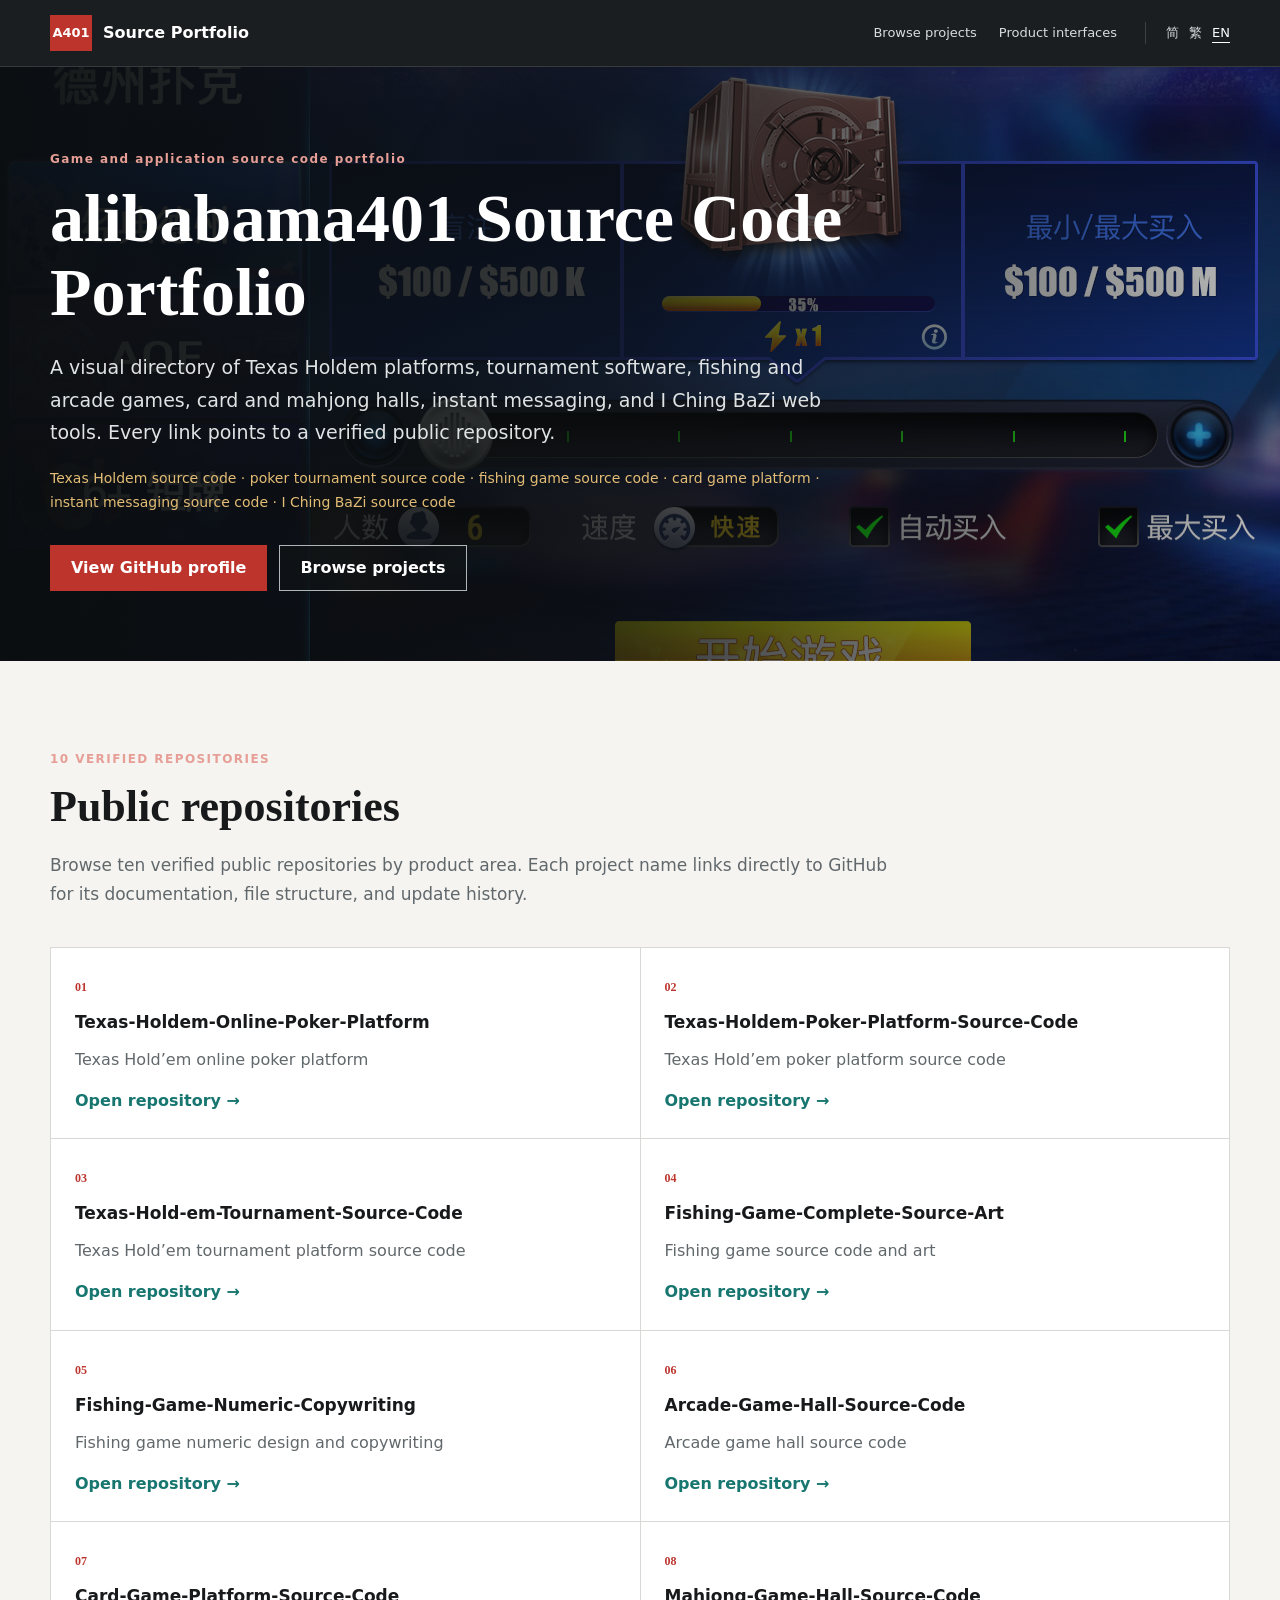
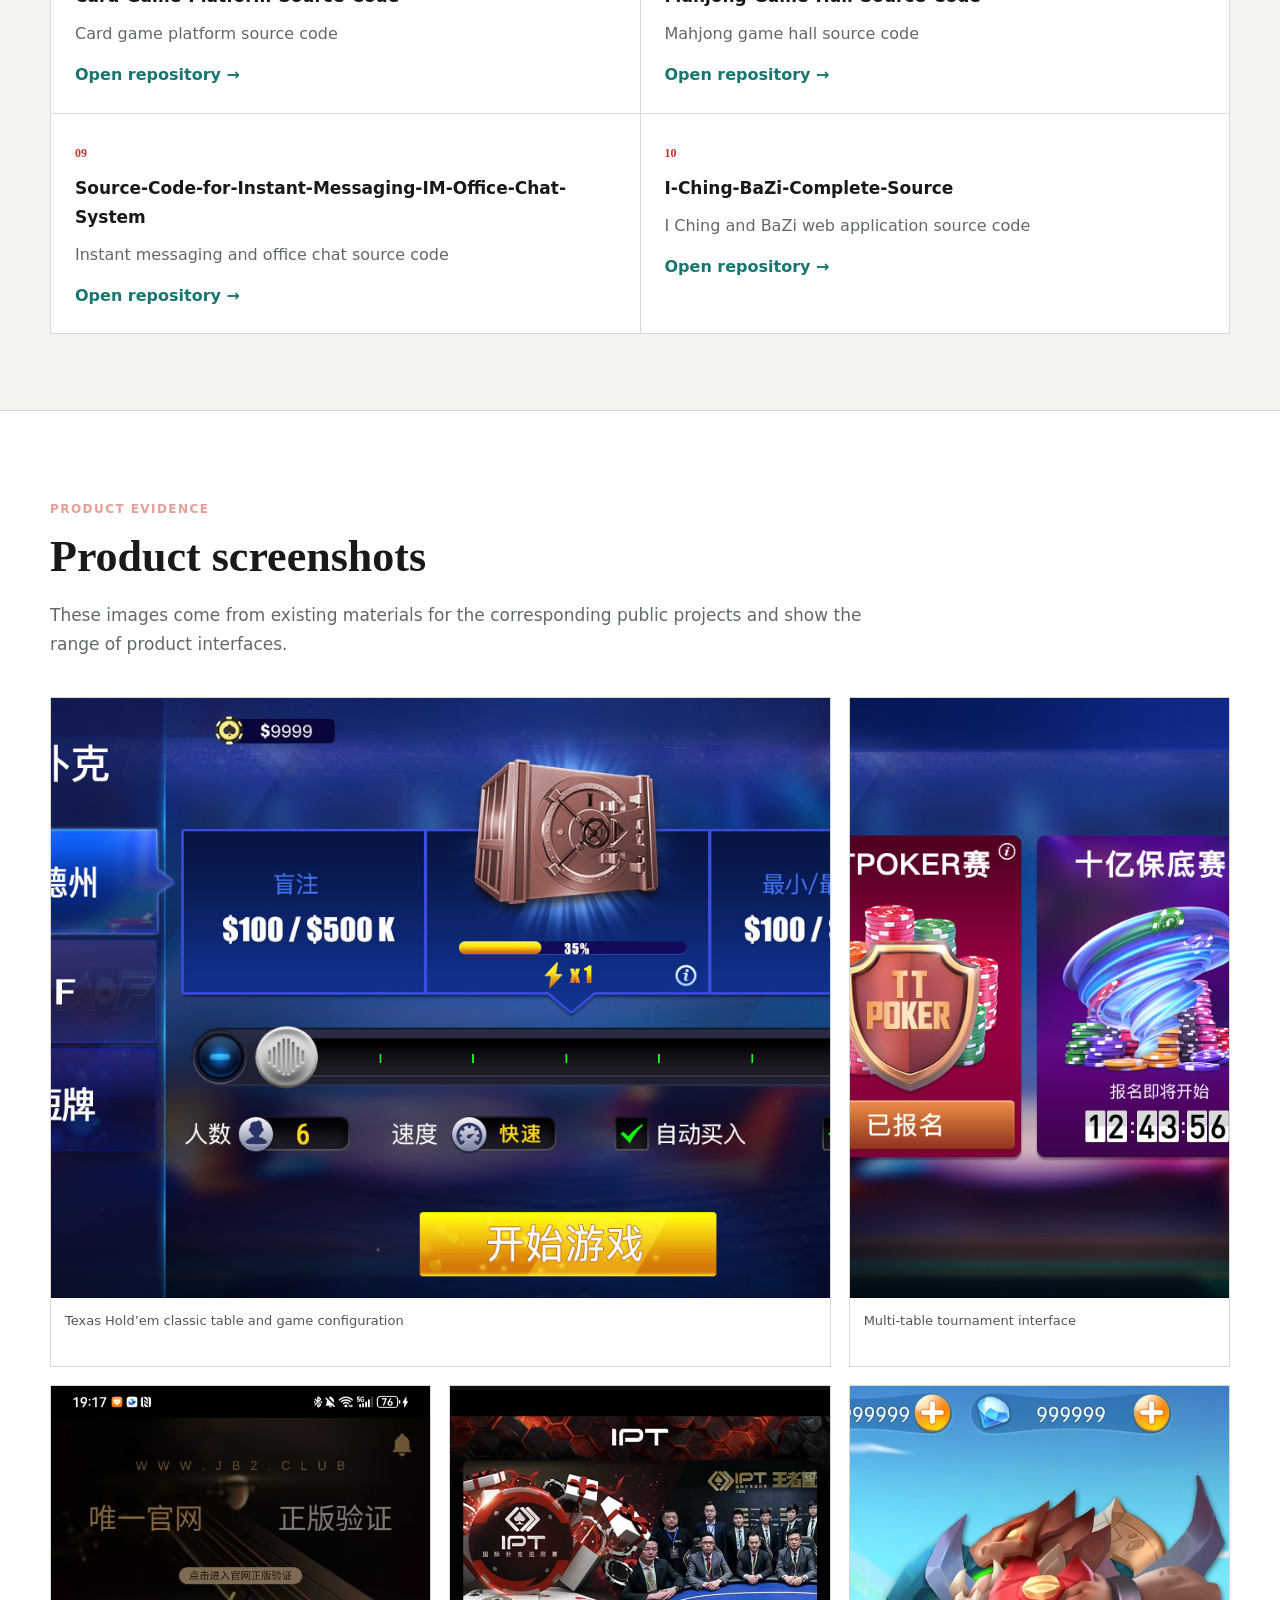
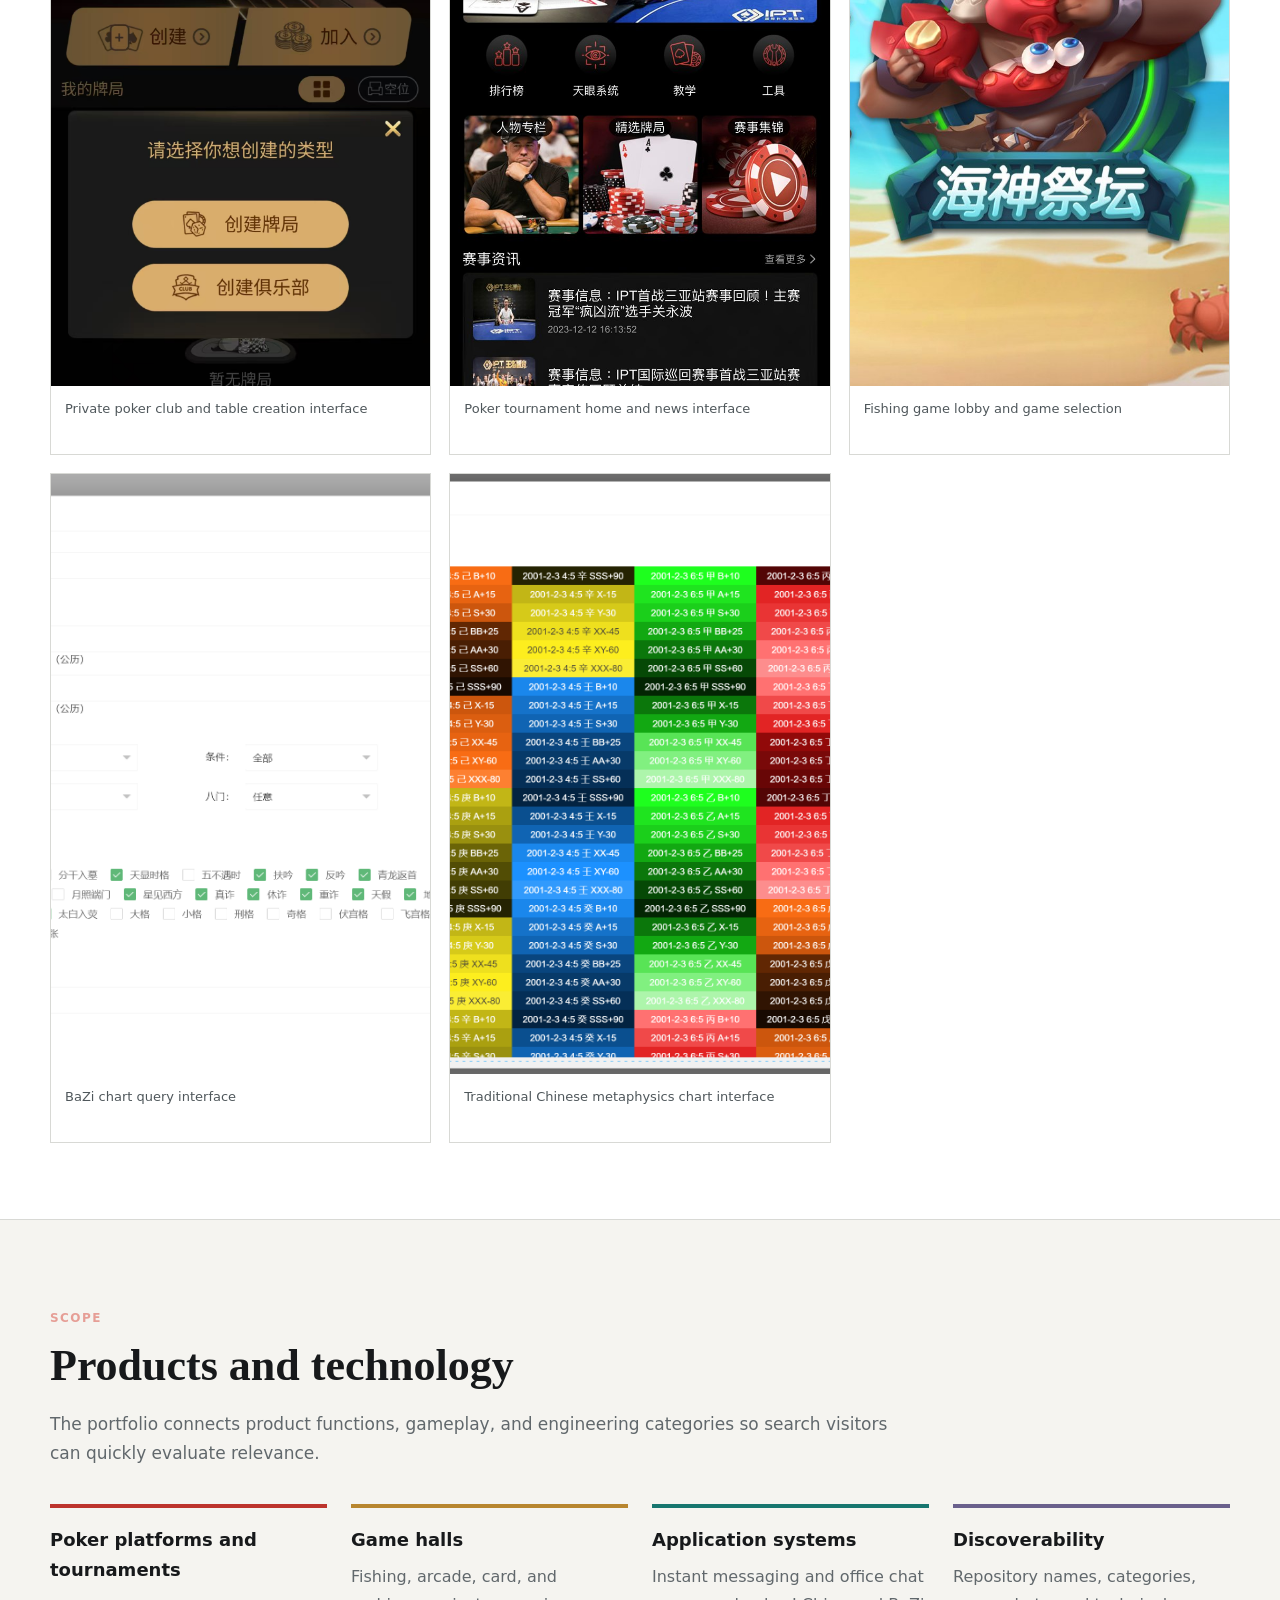
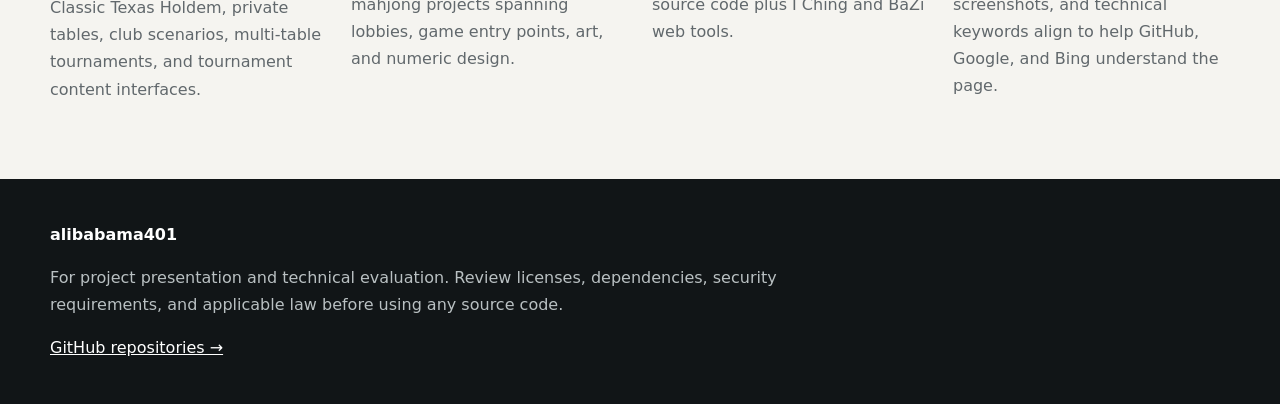
<file: docs/en/index.html>
<!doctype html><html lang="en"><head><meta charset="utf-8"><meta name="viewport" content="width=device-width,initial-scale=1"><meta name="google-site-verification" content="rrp5Uvgzi-1-rMxUBfhV3wjlNrFqzwnqiA4e3qsOLEM"><title>alibabama401 Source Code Portfolio: Poker, Games, IM & BaZi</title><meta name="description" content="Explore verified Texas Holdem platforms, poker tournament software, fishing and arcade games, IM office chat, and I Ching BaZi web source code with screenshots."><meta name="keywords" content="Texas Holdem source code · poker tournament source code · fishing game source code · card game platform · instant messaging source code · I Ching BaZi source code"><link rel="canonical" href="https://alibabama401.github.io/alibabama401/en/"><link rel="alternate" hreflang="x-default" href="https://alibabama401.github.io/alibabama401/"><link rel="alternate" hreflang="zh-CN" href="https://alibabama401.github.io/alibabama401/zh-cn/"><link rel="alternate" hreflang="zh-TW" href="https://alibabama401.github.io/alibabama401/zh-tw/"><link rel="alternate" hreflang="en" href="https://alibabama401.github.io/alibabama401/en/"><meta property="og:type" content="profile"><meta property="og:title" content="alibabama401 Source Code Portfolio: Poker, Games, IM & BaZi"><meta property="og:description" content="Explore verified Texas Holdem platforms, poker tournament software, fishing and arcade games, IM office chat, and I Ching BaZi web source code with screenshots."><meta property="og:url" content="https://alibabama401.github.io/alibabama401/en/"><meta property="og:image" content="https://alibabama401.github.io/alibabama401/site-assets/screenshots/online-poker-classic.jpg"><meta name="twitter:card" content="summary_large_image"><link rel="stylesheet" href="../site-assets/site.css"><script type="application/ld+json">{"@context":"https://schema.org","@type":"ProfilePage","name":"alibabama401 Source Code Portfolio: Poker, Games, IM & BaZi","url":"https://alibabama401.github.io/alibabama401/en/","description":"Explore verified Texas Holdem platforms, poker tournament software, fishing and arcade games, IM office chat, and I Ching BaZi web source code with screenshots.","mainEntity":{"@type":"Person","name":"alibabama401","url":"https://github.com/alibabama401","sameAs":["https://github.com/alibabama401"]}}</script></head><body><header><div class="shell nav"><a class="brand" href="../"><b>A401</b><span>Source Portfolio</span></a><nav><a href="#projects">Browse projects</a><a href="#gallery">Product interfaces</a></nav><div class="langs" aria-label="Language"><a href="../">简</a><a href="../zh-tw/">繁</a><a href="../en/" aria-current="page">EN</a></div></div></header><main><section class="hero" style="--hero:url('../site-assets/screenshots/online-poker-classic.jpg')"><div class="shell hero-copy"><p class="eyebrow">Game and application source code portfolio</p><h1>alibabama401 Source Code Portfolio</h1><p class="intro">A visual directory of Texas Holdem platforms, tournament software, fishing and arcade games, card and mahjong halls, instant messaging, and I Ching BaZi web tools. Every link points to a verified public repository.</p><p class="keywords">Texas Holdem source code · poker tournament source code · fishing game source code · card game platform · instant messaging source code · I Ching BaZi source code</p><div class="actions"><a class="button primary" href="https://github.com/alibabama401">View GitHub profile</a><a class="button secondary" href="#projects">Browse projects</a></div></div></section><section class="section shell" id="projects"><p class="kicker">10 VERIFIED REPOSITORIES</p><h2>Public repositories</h2><p class="lead">Browse ten verified public repositories by product area. Each project name links directly to GitHub for its documentation, file structure, and update history.</p><div class="projects"><article class="project"><span>01</span><h3>Texas-Holdem-Online-Poker-Platform</h3><p>Texas Hold’em online poker platform</p><a href="https://github.com/alibabama401/Texas-Holdem-Online-Poker-Platform">Open repository →</a></article><article class="project"><span>02</span><h3>Texas-Holdem-Poker-Platform-Source-Code</h3><p>Texas Hold’em poker platform source code</p><a href="https://github.com/alibabama401/Texas-Holdem-Poker-Platform-Source-Code">Open repository →</a></article><article class="project"><span>03</span><h3>Texas-Hold-em-Tournament-Source-Code</h3><p>Texas Hold’em tournament platform source code</p><a href="https://github.com/alibabama401/Texas-Hold-em-Tournament-Source-Code">Open repository →</a></article><article class="project"><span>04</span><h3>Fishing-Game-Complete-Source-Art</h3><p>Fishing game source code and art</p><a href="https://github.com/alibabama401/Fishing-Game-Complete-Source-Art">Open repository →</a></article><article class="project"><span>05</span><h3>Fishing-Game-Numeric-Copywriting</h3><p>Fishing game numeric design and copywriting</p><a href="https://github.com/alibabama401/Fishing-Game-Numeric-Copywriting">Open repository →</a></article><article class="project"><span>06</span><h3>Arcade-Game-Hall-Source-Code</h3><p>Arcade game hall source code</p><a href="https://github.com/alibabama401/Arcade-Game-Hall-Source-Code">Open repository →</a></article><article class="project"><span>07</span><h3>Card-Game-Platform-Source-Code</h3><p>Card game platform source code</p><a href="https://github.com/alibabama401/Card-Game-Platform-Source-Code">Open repository →</a></article><article class="project"><span>08</span><h3>Mahjong-Game-Hall-Source-Code</h3><p>Mahjong game hall source code</p><a href="https://github.com/alibabama401/Mahjong-Game-Hall-Source-Code">Open repository →</a></article><article class="project"><span>09</span><h3>Source-Code-for-Instant-Messaging-IM-Office-Chat-System</h3><p>Instant messaging and office chat source code</p><a href="https://github.com/alibabama401/Source-Code-for-Instant-Messaging-IM-Office-Chat-System">Open repository →</a></article><article class="project"><span>10</span><h3>I-Ching-BaZi-Complete-Source</h3><p>I Ching and BaZi web application source code</p><a href="https://github.com/alibabama401/I-Ching-BaZi-Complete-Source">Open repository →</a></article></div></section><section class="band" id="gallery"><div class="shell"><p class="kicker">PRODUCT EVIDENCE</p><h2>Product screenshots</h2><p class="lead">These images come from existing materials for the corresponding public projects and show the range of product interfaces.</p><div class="gallery"><figure><img src="../site-assets/screenshots/online-poker-classic.jpg" alt="Texas Hold’em classic table and game configuration" loading="lazy" width="960" height="600"><figcaption>Texas Hold’em classic table and game configuration</figcaption></figure><figure><img src="../site-assets/screenshots/online-poker-mtt.jpg" alt="Multi-table tournament interface" loading="lazy" width="960" height="600"><figcaption>Multi-table tournament interface</figcaption></figure><figure><img src="../site-assets/screenshots/poker-club.jpg" alt="Private poker club and table creation interface" loading="lazy" width="960" height="600"><figcaption>Private poker club and table creation interface</figcaption></figure><figure><img src="../site-assets/screenshots/tournament-platform.jpg" alt="Poker tournament home and news interface" loading="lazy" width="960" height="600"><figcaption>Poker tournament home and news interface</figcaption></figure><figure><img src="../site-assets/screenshots/fishing-game.jpg" alt="Fishing game lobby and game selection" loading="lazy" width="960" height="600"><figcaption>Fishing game lobby and game selection</figcaption></figure><figure><img src="../site-assets/screenshots/bazi-tool.png" alt="BaZi chart query interface" loading="lazy" width="960" height="600"><figcaption>BaZi chart query interface</figcaption></figure><figure><img src="../site-assets/screenshots/i-ching-chart.png" alt="Traditional Chinese metaphysics chart interface" loading="lazy" width="960" height="600"><figcaption>Traditional Chinese metaphysics chart interface</figcaption></figure></div></div></section><section class="section shell"><p class="kicker">SCOPE</p><h2>Products and technology</h2><p class="lead">The portfolio connects product functions, gameplay, and engineering categories so search visitors can quickly evaluate relevance.</p><div class="capabilities"><article><h3>Poker platforms and tournaments</h3><p>Classic Texas Holdem, private tables, club scenarios, multi-table tournaments, and tournament content interfaces.</p></article><article><h3>Game halls</h3><p>Fishing, arcade, card, and mahjong projects spanning lobbies, game entry points, art, and numeric design.</p></article><article><h3>Application systems</h3><p>Instant messaging and office chat source code plus I Ching and BaZi web tools.</p></article><article><h3>Discoverability</h3><p>Repository names, categories, screenshots, and technical keywords align to help GitHub, Google, and Bing understand the page.</p></article></div></section></main><footer><div class="shell"><strong>alibabama401</strong><p>For project presentation and technical evaluation. Review licenses, dependencies, security requirements, and applicable law before using any source code.</p><a href="https://github.com/alibabama401?tab=repositories">GitHub repositories →</a></div></footer></body></html>
</file>
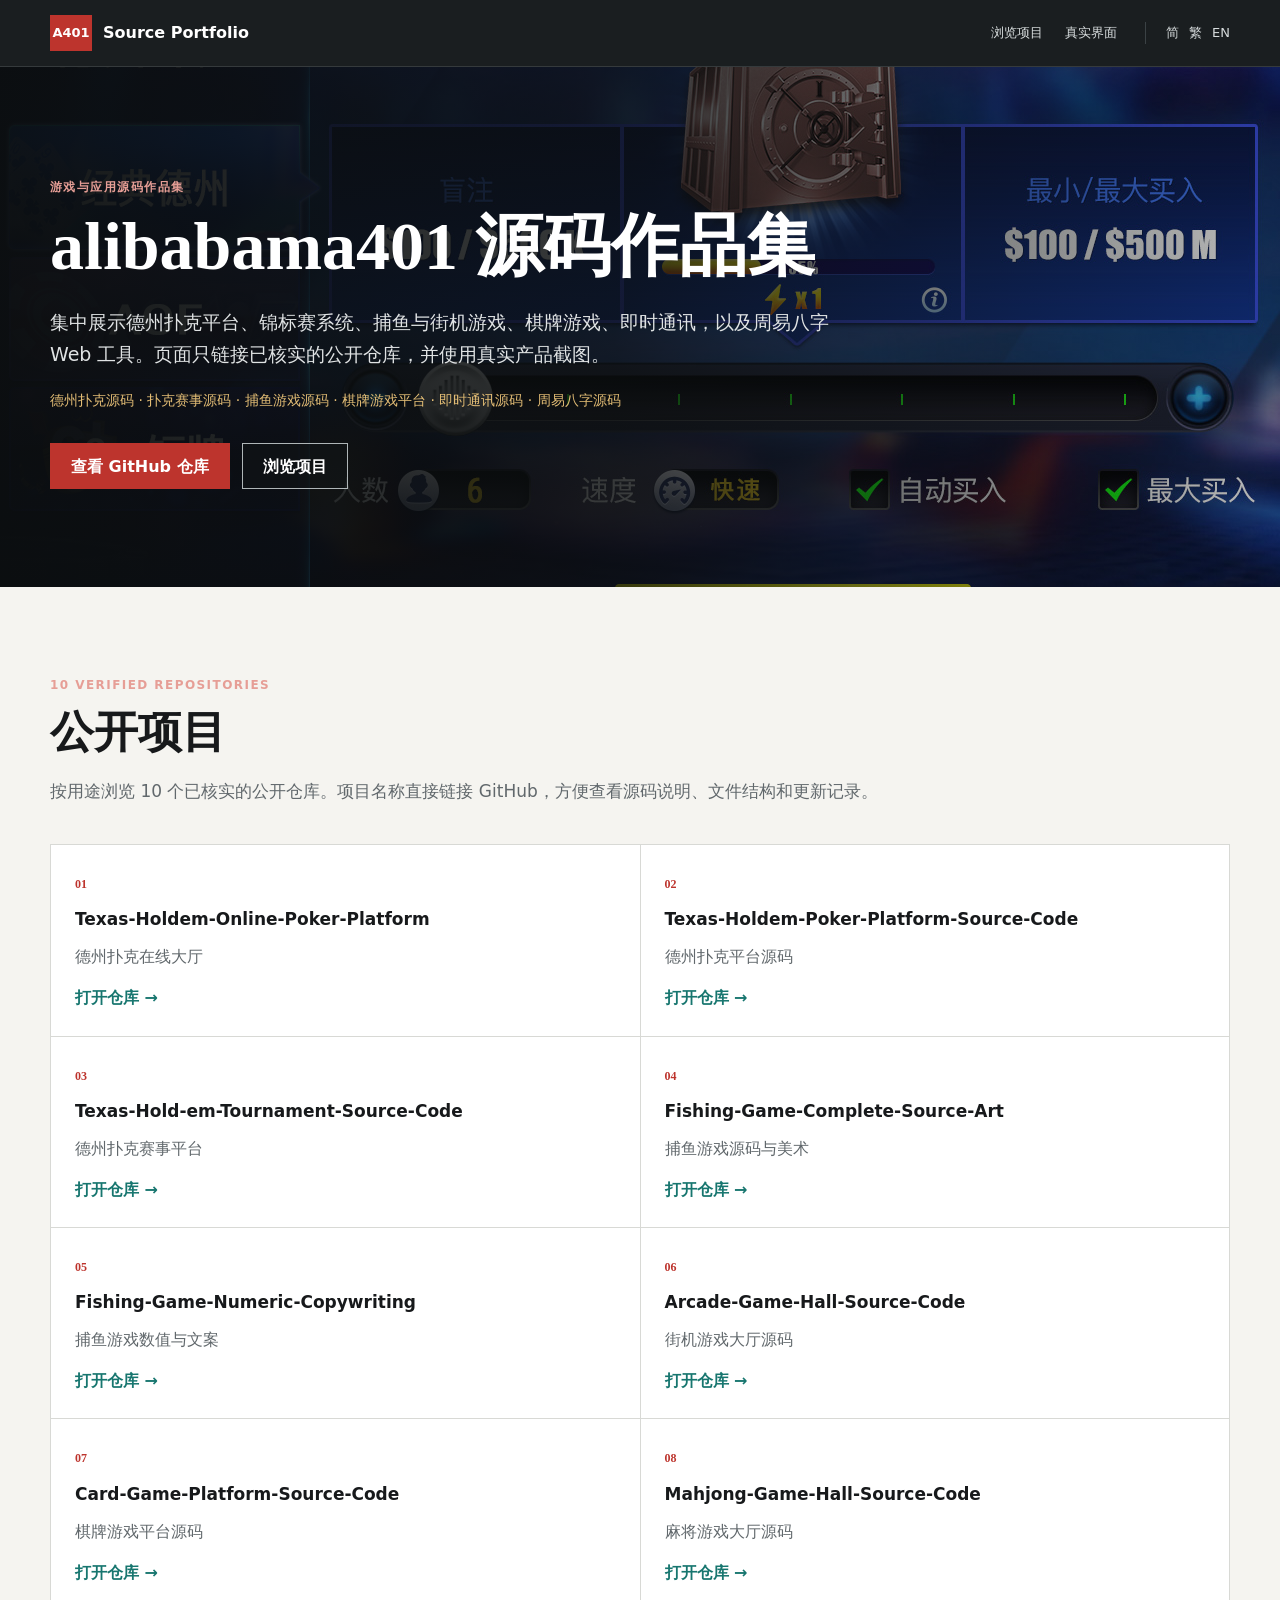
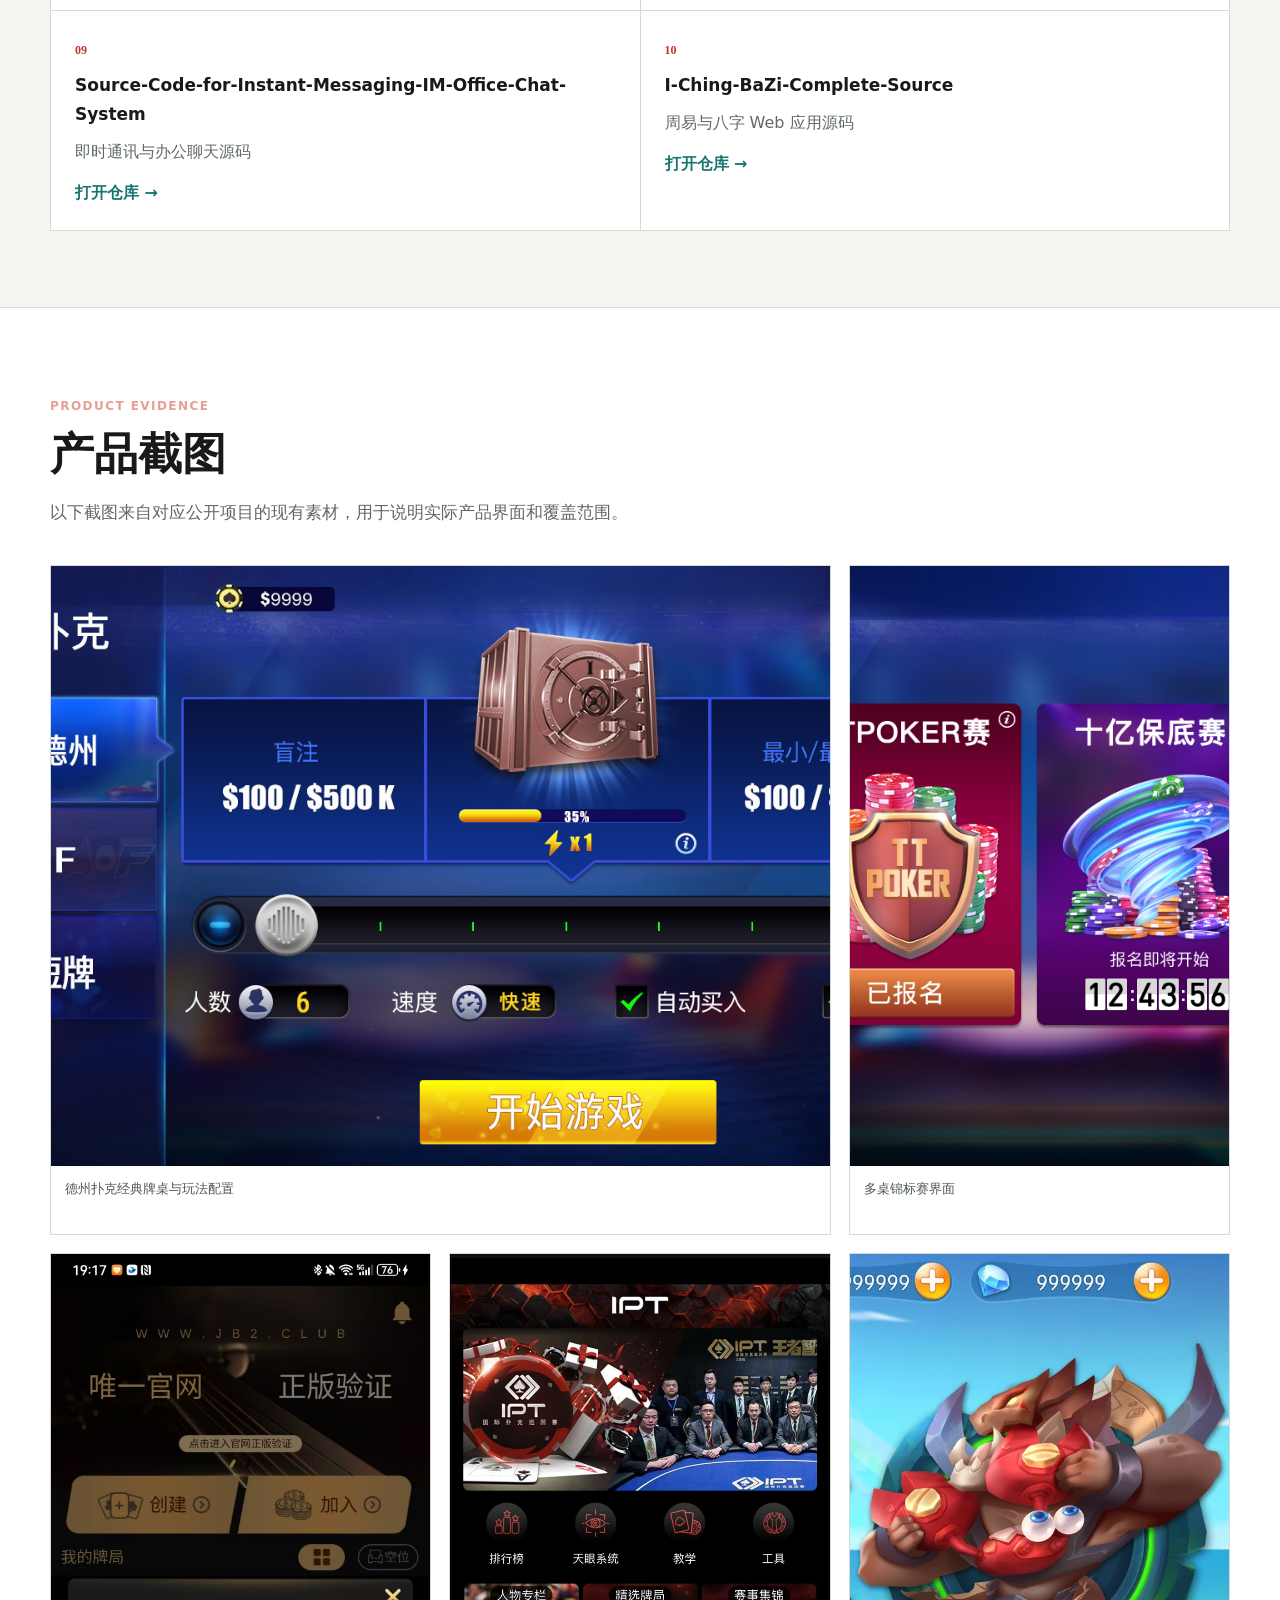
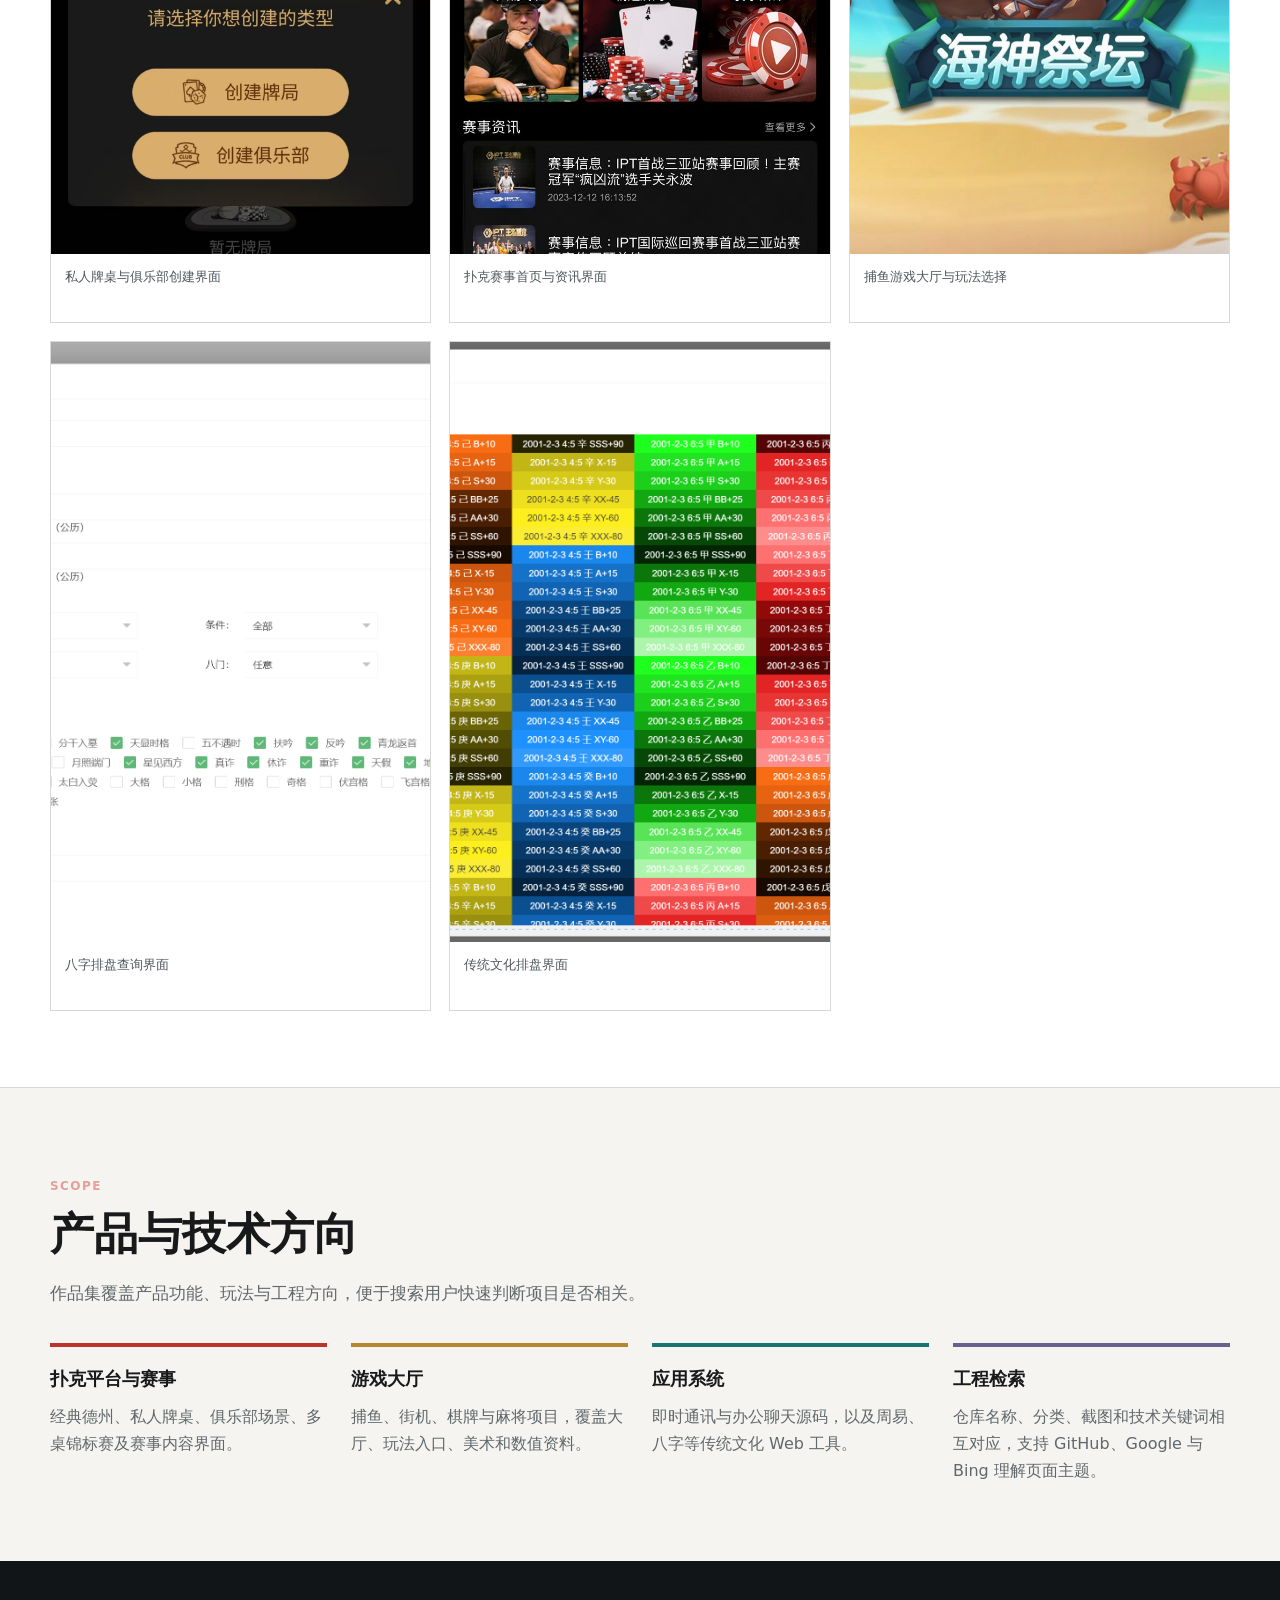
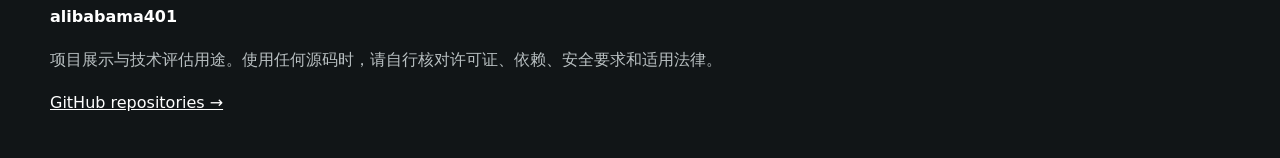
<file: docs/zh-cn/index.html>
<!doctype html><html lang="zh-CN"><head><meta charset="utf-8"><meta name="viewport" content="width=device-width,initial-scale=1"><meta name="google-site-verification" content="rrp5Uvgzi-1-rMxUBfhV3wjlNrFqzwnqiA4e3qsOLEM"><title>alibabama401 源码作品集｜德州扑克、游戏大厅、IM 与周易</title><meta name="description" content="alibabama401 源码作品集，展示德州扑克平台与赛事系统、捕鱼和街机游戏大厅、棋牌游戏、即时通讯、周易八字 Web 工具及真实产品截图。"><meta name="keywords" content="德州扑克源码 · 扑克赛事源码 · 捕鱼游戏源码 · 棋牌游戏平台 · 即时通讯源码 · 周易八字源码"><link rel="canonical" href="https://alibabama401.github.io/alibabama401/zh-cn/"><link rel="alternate" hreflang="x-default" href="https://alibabama401.github.io/alibabama401/"><link rel="alternate" hreflang="zh-CN" href="https://alibabama401.github.io/alibabama401/zh-cn/"><link rel="alternate" hreflang="zh-TW" href="https://alibabama401.github.io/alibabama401/zh-tw/"><link rel="alternate" hreflang="en" href="https://alibabama401.github.io/alibabama401/en/"><meta property="og:type" content="profile"><meta property="og:title" content="alibabama401 源码作品集｜德州扑克、游戏大厅、IM 与周易"><meta property="og:description" content="alibabama401 源码作品集，展示德州扑克平台与赛事系统、捕鱼和街机游戏大厅、棋牌游戏、即时通讯、周易八字 Web 工具及真实产品截图。"><meta property="og:url" content="https://alibabama401.github.io/alibabama401/zh-cn/"><meta property="og:image" content="https://alibabama401.github.io/alibabama401/site-assets/screenshots/online-poker-classic.jpg"><meta name="twitter:card" content="summary_large_image"><link rel="stylesheet" href="../site-assets/site.css"><script type="application/ld+json">{"@context":"https://schema.org","@type":"ProfilePage","name":"alibabama401 源码作品集｜德州扑克、游戏大厅、IM 与周易","url":"https://alibabama401.github.io/alibabama401/zh-cn/","description":"alibabama401 源码作品集，展示德州扑克平台与赛事系统、捕鱼和街机游戏大厅、棋牌游戏、即时通讯、周易八字 Web 工具及真实产品截图。","mainEntity":{"@type":"Person","name":"alibabama401","url":"https://github.com/alibabama401","sameAs":["https://github.com/alibabama401"]}}</script></head><body><header><div class="shell nav"><a class="brand" href="../"><b>A401</b><span>Source Portfolio</span></a><nav><a href="#projects">浏览项目</a><a href="#gallery">真实界面</a></nav><div class="langs" aria-label="Language"><a href="../">简</a><a href="../zh-tw/">繁</a><a href="../en/">EN</a></div></div></header><main><section class="hero" style="--hero:url('../site-assets/screenshots/online-poker-classic.jpg')"><div class="shell hero-copy"><p class="eyebrow">游戏与应用源码作品集</p><h1>alibabama401 源码作品集</h1><p class="intro">集中展示德州扑克平台、锦标赛系统、捕鱼与街机游戏、棋牌游戏、即时通讯，以及周易八字 Web 工具。页面只链接已核实的公开仓库，并使用真实产品截图。</p><p class="keywords">德州扑克源码 · 扑克赛事源码 · 捕鱼游戏源码 · 棋牌游戏平台 · 即时通讯源码 · 周易八字源码</p><div class="actions"><a class="button primary" href="https://github.com/alibabama401">查看 GitHub 仓库</a><a class="button secondary" href="#projects">浏览项目</a></div></div></section><section class="section shell" id="projects"><p class="kicker">10 VERIFIED REPOSITORIES</p><h2>公开项目</h2><p class="lead">按用途浏览 10 个已核实的公开仓库。项目名称直接链接 GitHub，方便查看源码说明、文件结构和更新记录。</p><div class="projects"><article class="project"><span>01</span><h3>Texas-Holdem-Online-Poker-Platform</h3><p>德州扑克在线大厅</p><a href="https://github.com/alibabama401/Texas-Holdem-Online-Poker-Platform">打开仓库 →</a></article><article class="project"><span>02</span><h3>Texas-Holdem-Poker-Platform-Source-Code</h3><p>德州扑克平台源码</p><a href="https://github.com/alibabama401/Texas-Holdem-Poker-Platform-Source-Code">打开仓库 →</a></article><article class="project"><span>03</span><h3>Texas-Hold-em-Tournament-Source-Code</h3><p>德州扑克赛事平台</p><a href="https://github.com/alibabama401/Texas-Hold-em-Tournament-Source-Code">打开仓库 →</a></article><article class="project"><span>04</span><h3>Fishing-Game-Complete-Source-Art</h3><p>捕鱼游戏源码与美术</p><a href="https://github.com/alibabama401/Fishing-Game-Complete-Source-Art">打开仓库 →</a></article><article class="project"><span>05</span><h3>Fishing-Game-Numeric-Copywriting</h3><p>捕鱼游戏数值与文案</p><a href="https://github.com/alibabama401/Fishing-Game-Numeric-Copywriting">打开仓库 →</a></article><article class="project"><span>06</span><h3>Arcade-Game-Hall-Source-Code</h3><p>街机游戏大厅源码</p><a href="https://github.com/alibabama401/Arcade-Game-Hall-Source-Code">打开仓库 →</a></article><article class="project"><span>07</span><h3>Card-Game-Platform-Source-Code</h3><p>棋牌游戏平台源码</p><a href="https://github.com/alibabama401/Card-Game-Platform-Source-Code">打开仓库 →</a></article><article class="project"><span>08</span><h3>Mahjong-Game-Hall-Source-Code</h3><p>麻将游戏大厅源码</p><a href="https://github.com/alibabama401/Mahjong-Game-Hall-Source-Code">打开仓库 →</a></article><article class="project"><span>09</span><h3>Source-Code-for-Instant-Messaging-IM-Office-Chat-System</h3><p>即时通讯与办公聊天源码</p><a href="https://github.com/alibabama401/Source-Code-for-Instant-Messaging-IM-Office-Chat-System">打开仓库 →</a></article><article class="project"><span>10</span><h3>I-Ching-BaZi-Complete-Source</h3><p>周易与八字 Web 应用源码</p><a href="https://github.com/alibabama401/I-Ching-BaZi-Complete-Source">打开仓库 →</a></article></div></section><section class="band" id="gallery"><div class="shell"><p class="kicker">PRODUCT EVIDENCE</p><h2>产品截图</h2><p class="lead">以下截图来自对应公开项目的现有素材，用于说明实际产品界面和覆盖范围。</p><div class="gallery"><figure><img src="../site-assets/screenshots/online-poker-classic.jpg" alt="德州扑克经典牌桌与玩法配置" loading="lazy" width="960" height="600"><figcaption>德州扑克经典牌桌与玩法配置</figcaption></figure><figure><img src="../site-assets/screenshots/online-poker-mtt.jpg" alt="多桌锦标赛界面" loading="lazy" width="960" height="600"><figcaption>多桌锦标赛界面</figcaption></figure><figure><img src="../site-assets/screenshots/poker-club.jpg" alt="私人牌桌与俱乐部创建界面" loading="lazy" width="960" height="600"><figcaption>私人牌桌与俱乐部创建界面</figcaption></figure><figure><img src="../site-assets/screenshots/tournament-platform.jpg" alt="扑克赛事首页与资讯界面" loading="lazy" width="960" height="600"><figcaption>扑克赛事首页与资讯界面</figcaption></figure><figure><img src="../site-assets/screenshots/fishing-game.jpg" alt="捕鱼游戏大厅与玩法选择" loading="lazy" width="960" height="600"><figcaption>捕鱼游戏大厅与玩法选择</figcaption></figure><figure><img src="../site-assets/screenshots/bazi-tool.png" alt="八字排盘查询界面" loading="lazy" width="960" height="600"><figcaption>八字排盘查询界面</figcaption></figure><figure><img src="../site-assets/screenshots/i-ching-chart.png" alt="传统文化排盘界面" loading="lazy" width="960" height="600"><figcaption>传统文化排盘界面</figcaption></figure></div></div></section><section class="section shell"><p class="kicker">SCOPE</p><h2>产品与技术方向</h2><p class="lead">作品集覆盖产品功能、玩法与工程方向，便于搜索用户快速判断项目是否相关。</p><div class="capabilities"><article><h3>扑克平台与赛事</h3><p>经典德州、私人牌桌、俱乐部场景、多桌锦标赛及赛事内容界面。</p></article><article><h3>游戏大厅</h3><p>捕鱼、街机、棋牌与麻将项目，覆盖大厅、玩法入口、美术和数值资料。</p></article><article><h3>应用系统</h3><p>即时通讯与办公聊天源码，以及周易、八字等传统文化 Web 工具。</p></article><article><h3>工程检索</h3><p>仓库名称、分类、截图和技术关键词相互对应，支持 GitHub、Google 与 Bing 理解页面主题。</p></article></div></section></main><footer><div class="shell"><strong>alibabama401</strong><p>项目展示与技术评估用途。使用任何源码时，请自行核对许可证、依赖、安全要求和适用法律。</p><a href="https://github.com/alibabama401?tab=repositories">GitHub repositories →</a></div></footer></body></html>
</file>
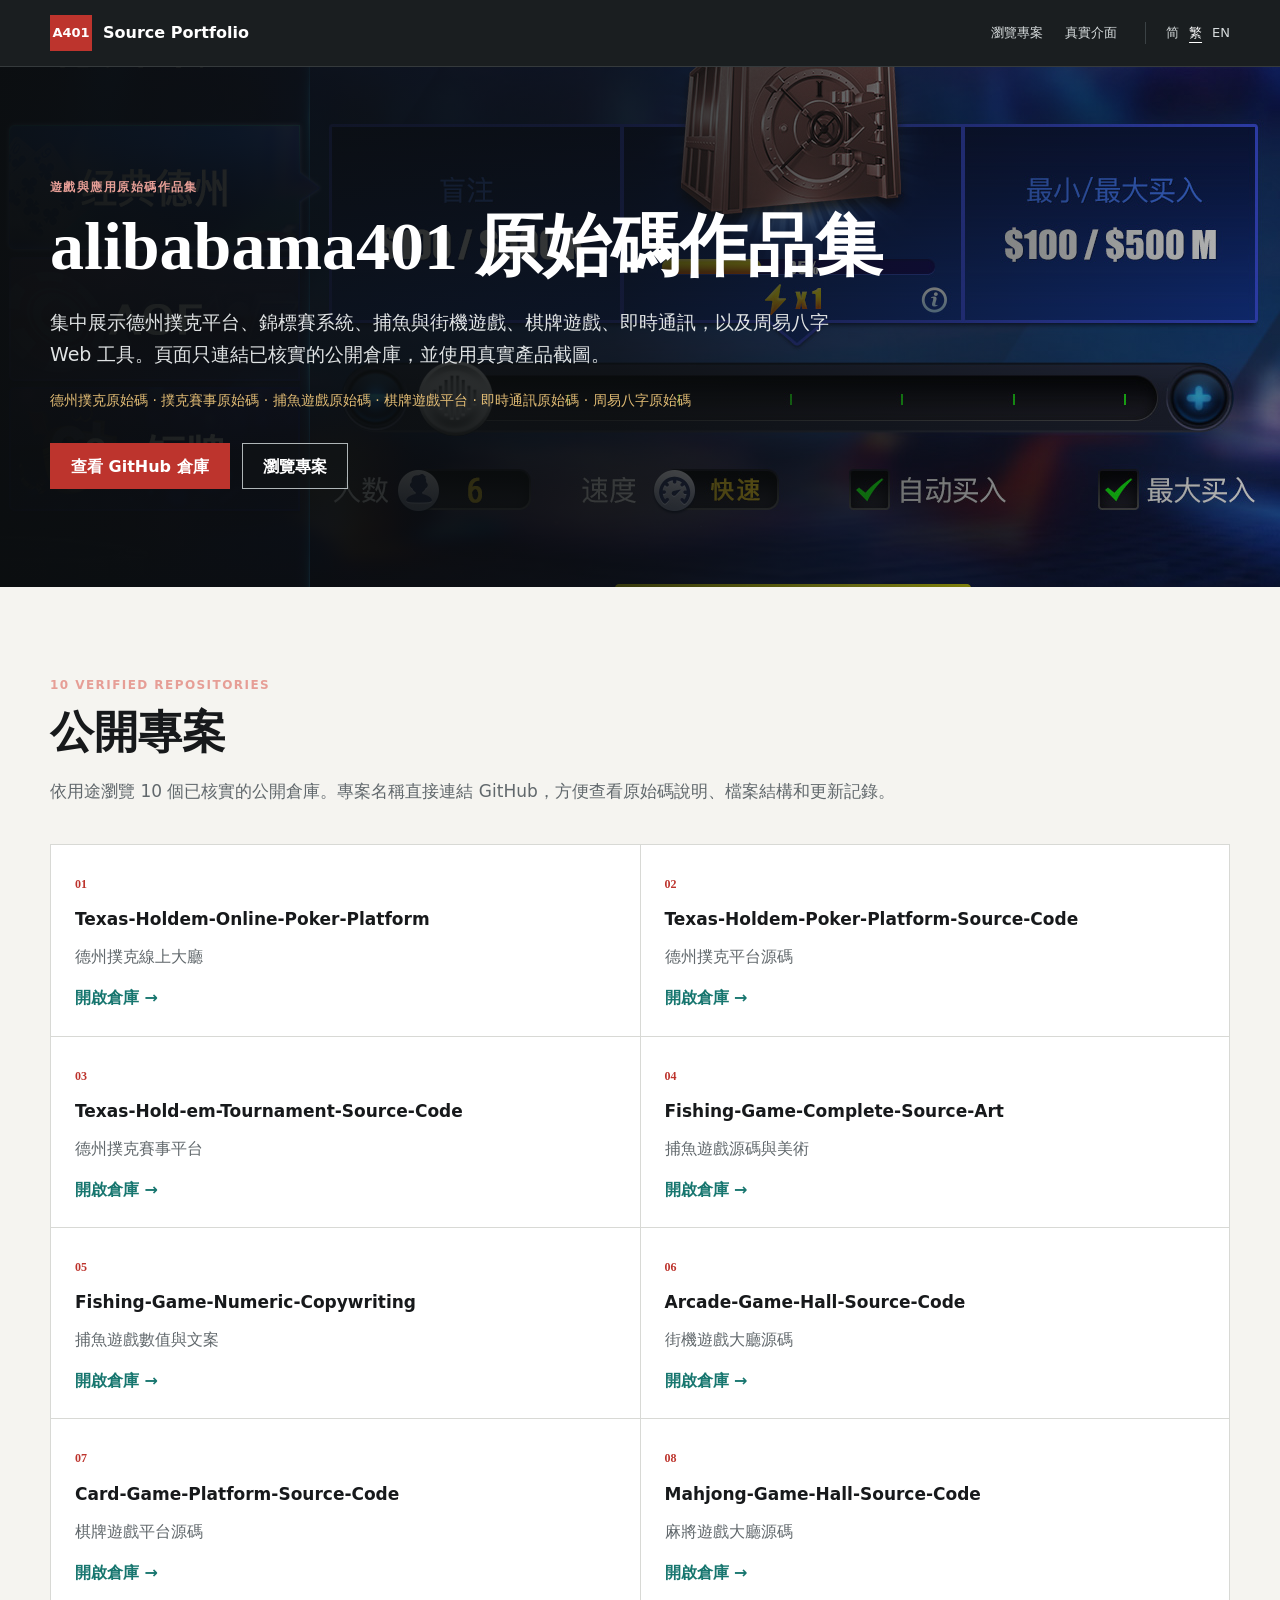
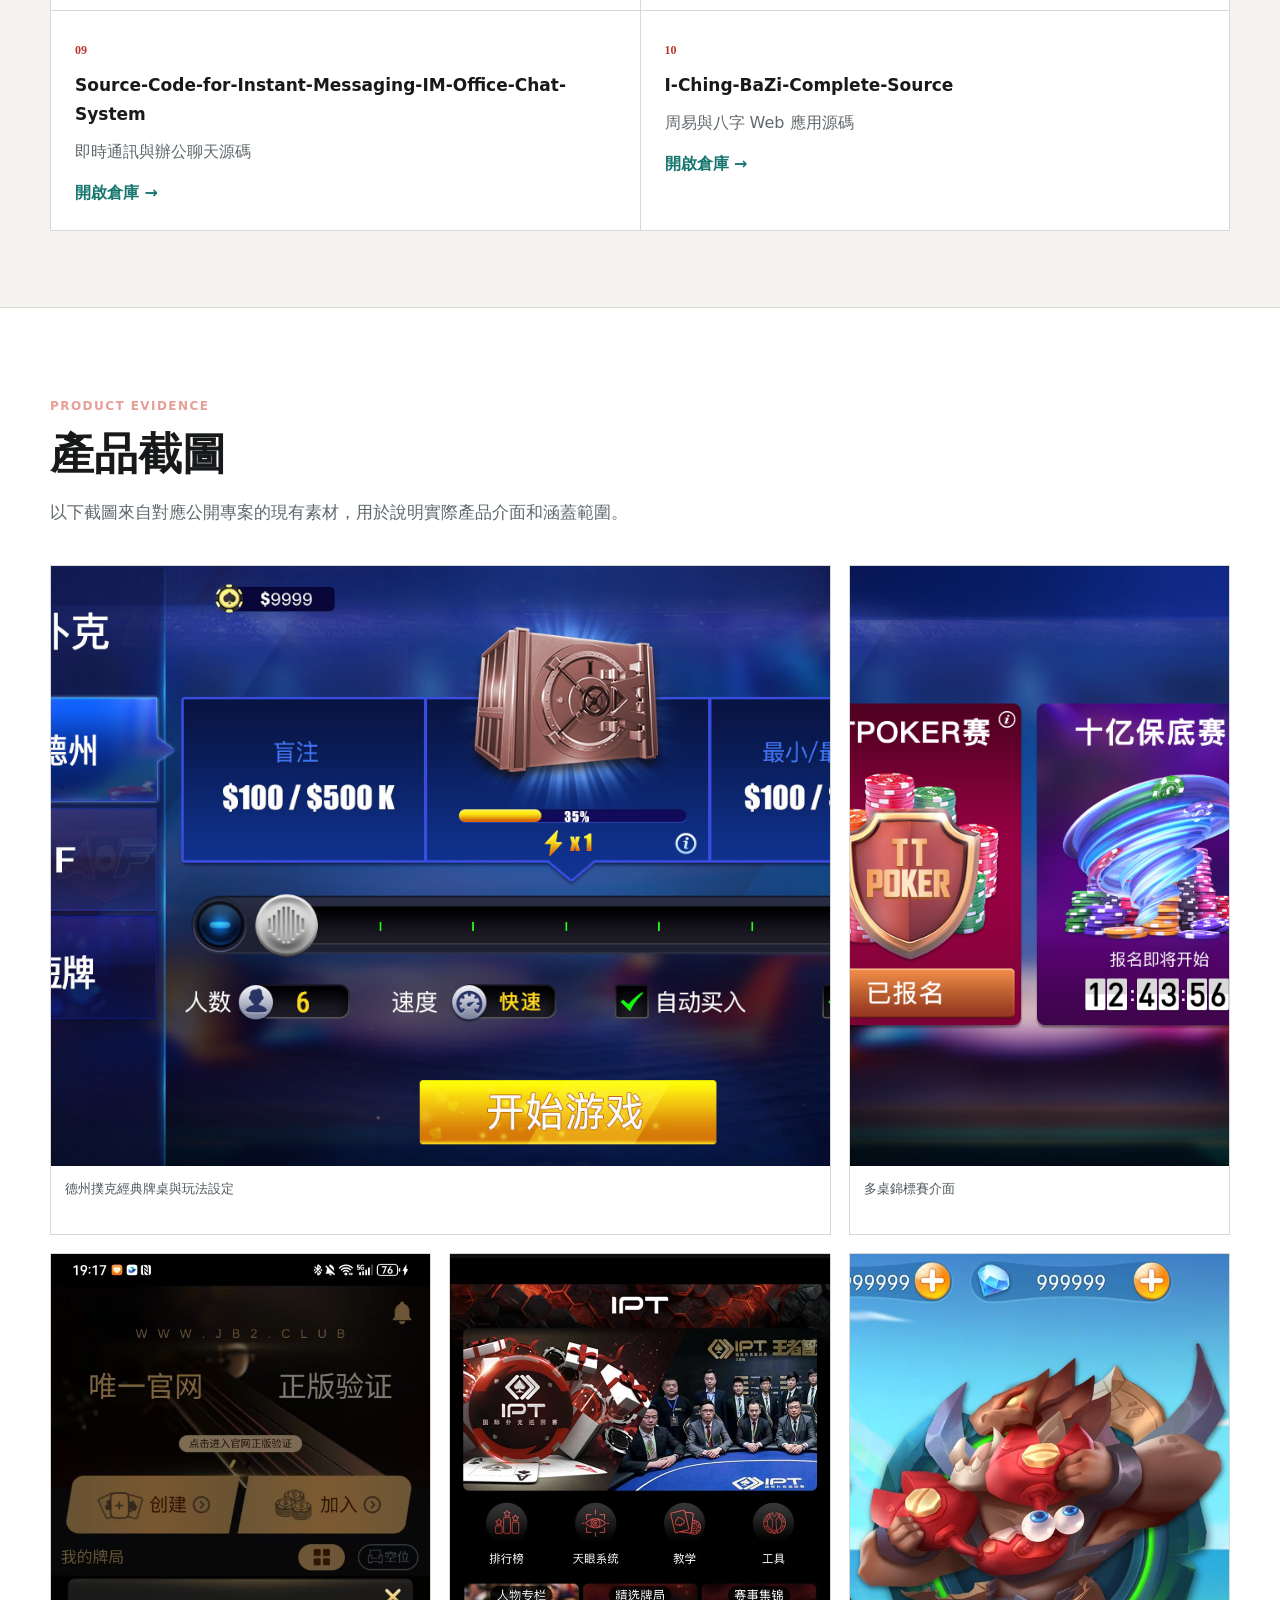
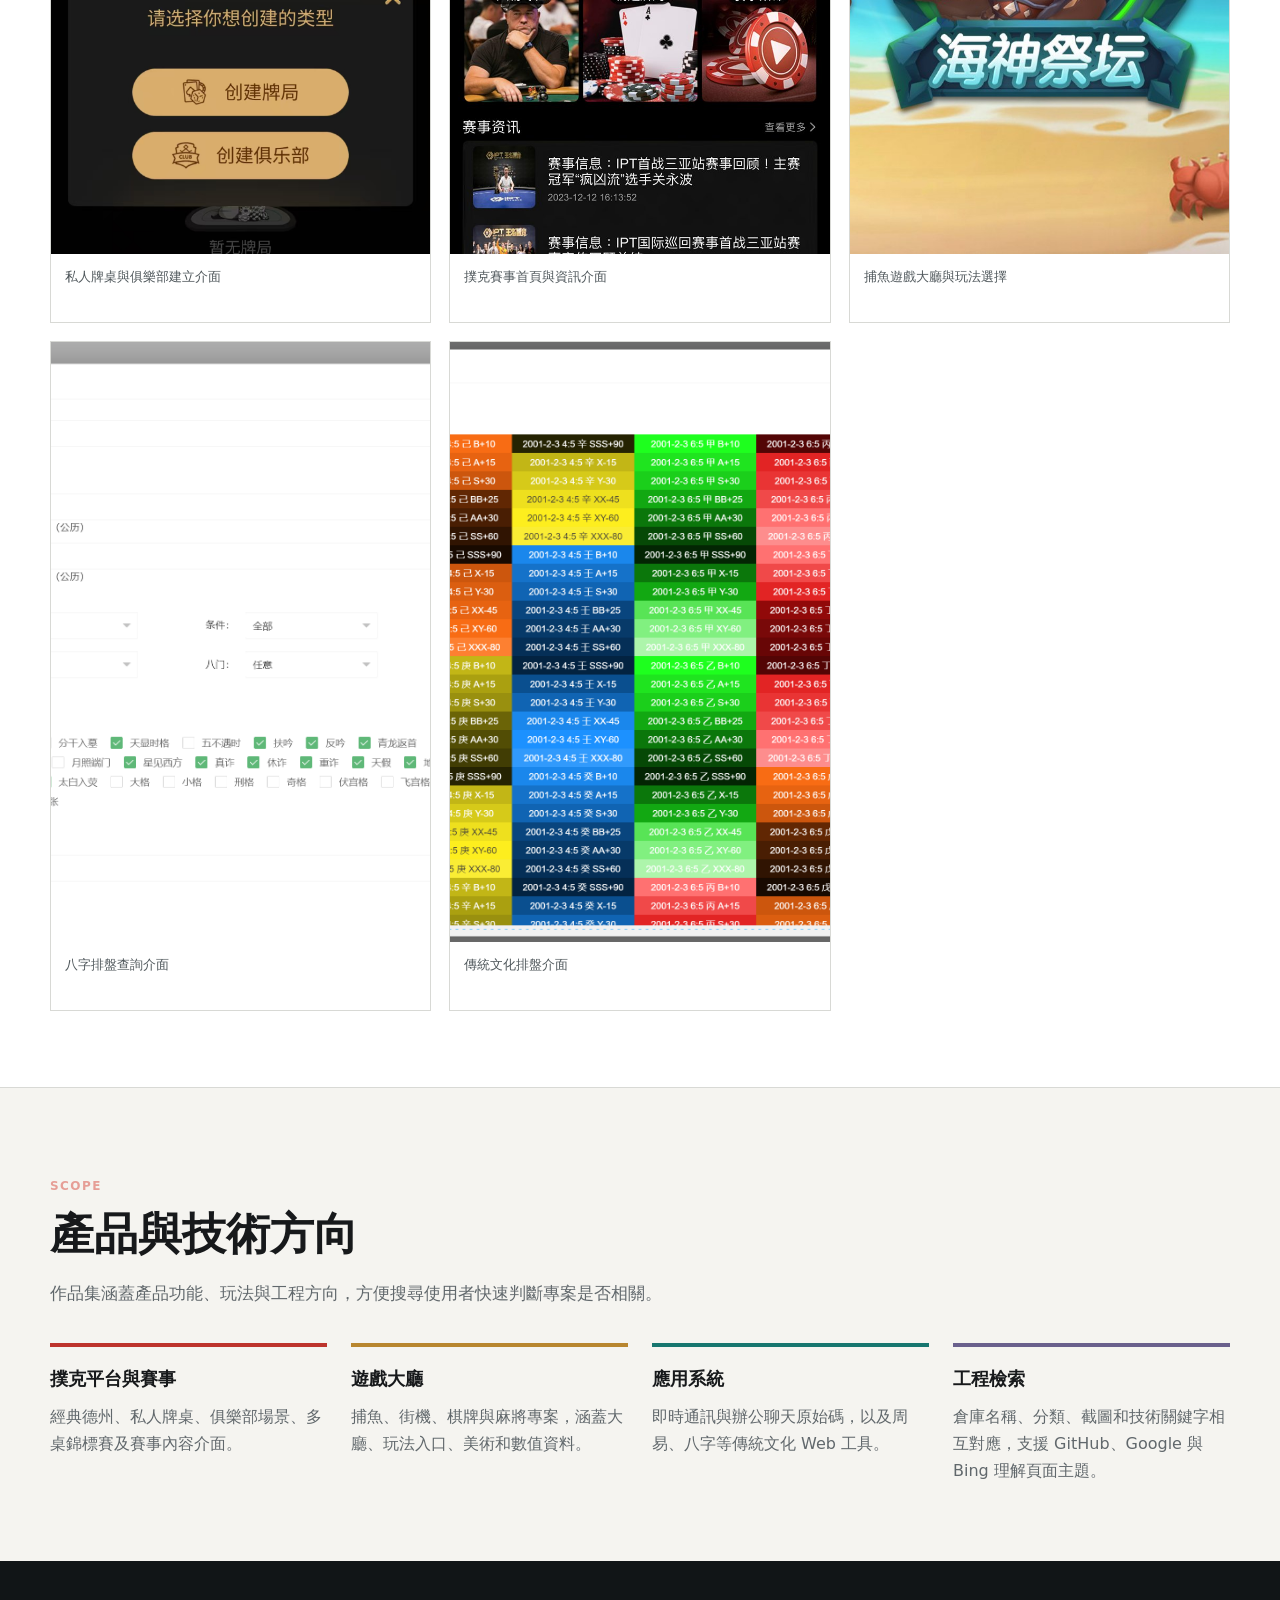
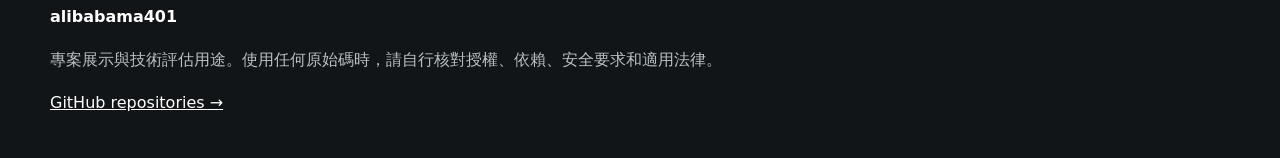
<file: docs/zh-tw/index.html>
<!doctype html><html lang="zh-TW"><head><meta charset="utf-8"><meta name="viewport" content="width=device-width,initial-scale=1"><meta name="google-site-verification" content="rrp5Uvgzi-1-rMxUBfhV3wjlNrFqzwnqiA4e3qsOLEM"><title>alibabama401 原始碼作品集｜德州撲克、遊戲大廳、IM 與周易</title><meta name="description" content="alibabama401 原始碼作品集，展示德州撲克平台與賽事系統、捕魚和街機遊戲大廳、棋牌遊戲、即時通訊、周易八字 Web 工具及真實產品截圖。"><meta name="keywords" content="德州撲克原始碼 · 撲克賽事原始碼 · 捕魚遊戲原始碼 · 棋牌遊戲平台 · 即時通訊原始碼 · 周易八字原始碼"><link rel="canonical" href="https://alibabama401.github.io/alibabama401/zh-tw/"><link rel="alternate" hreflang="x-default" href="https://alibabama401.github.io/alibabama401/"><link rel="alternate" hreflang="zh-CN" href="https://alibabama401.github.io/alibabama401/zh-cn/"><link rel="alternate" hreflang="zh-TW" href="https://alibabama401.github.io/alibabama401/zh-tw/"><link rel="alternate" hreflang="en" href="https://alibabama401.github.io/alibabama401/en/"><meta property="og:type" content="profile"><meta property="og:title" content="alibabama401 原始碼作品集｜德州撲克、遊戲大廳、IM 與周易"><meta property="og:description" content="alibabama401 原始碼作品集，展示德州撲克平台與賽事系統、捕魚和街機遊戲大廳、棋牌遊戲、即時通訊、周易八字 Web 工具及真實產品截圖。"><meta property="og:url" content="https://alibabama401.github.io/alibabama401/zh-tw/"><meta property="og:image" content="https://alibabama401.github.io/alibabama401/site-assets/screenshots/online-poker-classic.jpg"><meta name="twitter:card" content="summary_large_image"><link rel="stylesheet" href="../site-assets/site.css"><script type="application/ld+json">{"@context":"https://schema.org","@type":"ProfilePage","name":"alibabama401 原始碼作品集｜德州撲克、遊戲大廳、IM 與周易","url":"https://alibabama401.github.io/alibabama401/zh-tw/","description":"alibabama401 原始碼作品集，展示德州撲克平台與賽事系統、捕魚和街機遊戲大廳、棋牌遊戲、即時通訊、周易八字 Web 工具及真實產品截圖。","mainEntity":{"@type":"Person","name":"alibabama401","url":"https://github.com/alibabama401","sameAs":["https://github.com/alibabama401"]}}</script></head><body><header><div class="shell nav"><a class="brand" href="../"><b>A401</b><span>Source Portfolio</span></a><nav><a href="#projects">瀏覽專案</a><a href="#gallery">真實介面</a></nav><div class="langs" aria-label="Language"><a href="../">简</a><a href="../zh-tw/" aria-current="page">繁</a><a href="../en/">EN</a></div></div></header><main><section class="hero" style="--hero:url('../site-assets/screenshots/online-poker-classic.jpg')"><div class="shell hero-copy"><p class="eyebrow">遊戲與應用原始碼作品集</p><h1>alibabama401 原始碼作品集</h1><p class="intro">集中展示德州撲克平台、錦標賽系統、捕魚與街機遊戲、棋牌遊戲、即時通訊，以及周易八字 Web 工具。頁面只連結已核實的公開倉庫，並使用真實產品截圖。</p><p class="keywords">德州撲克原始碼 · 撲克賽事原始碼 · 捕魚遊戲原始碼 · 棋牌遊戲平台 · 即時通訊原始碼 · 周易八字原始碼</p><div class="actions"><a class="button primary" href="https://github.com/alibabama401">查看 GitHub 倉庫</a><a class="button secondary" href="#projects">瀏覽專案</a></div></div></section><section class="section shell" id="projects"><p class="kicker">10 VERIFIED REPOSITORIES</p><h2>公開專案</h2><p class="lead">依用途瀏覽 10 個已核實的公開倉庫。專案名稱直接連結 GitHub，方便查看原始碼說明、檔案結構和更新記錄。</p><div class="projects"><article class="project"><span>01</span><h3>Texas-Holdem-Online-Poker-Platform</h3><p>德州撲克線上大廳</p><a href="https://github.com/alibabama401/Texas-Holdem-Online-Poker-Platform">開啟倉庫 →</a></article><article class="project"><span>02</span><h3>Texas-Holdem-Poker-Platform-Source-Code</h3><p>德州撲克平台源碼</p><a href="https://github.com/alibabama401/Texas-Holdem-Poker-Platform-Source-Code">開啟倉庫 →</a></article><article class="project"><span>03</span><h3>Texas-Hold-em-Tournament-Source-Code</h3><p>德州撲克賽事平台</p><a href="https://github.com/alibabama401/Texas-Hold-em-Tournament-Source-Code">開啟倉庫 →</a></article><article class="project"><span>04</span><h3>Fishing-Game-Complete-Source-Art</h3><p>捕魚遊戲源碼與美術</p><a href="https://github.com/alibabama401/Fishing-Game-Complete-Source-Art">開啟倉庫 →</a></article><article class="project"><span>05</span><h3>Fishing-Game-Numeric-Copywriting</h3><p>捕魚遊戲數值與文案</p><a href="https://github.com/alibabama401/Fishing-Game-Numeric-Copywriting">開啟倉庫 →</a></article><article class="project"><span>06</span><h3>Arcade-Game-Hall-Source-Code</h3><p>街機遊戲大廳源碼</p><a href="https://github.com/alibabama401/Arcade-Game-Hall-Source-Code">開啟倉庫 →</a></article><article class="project"><span>07</span><h3>Card-Game-Platform-Source-Code</h3><p>棋牌遊戲平台源碼</p><a href="https://github.com/alibabama401/Card-Game-Platform-Source-Code">開啟倉庫 →</a></article><article class="project"><span>08</span><h3>Mahjong-Game-Hall-Source-Code</h3><p>麻將遊戲大廳源碼</p><a href="https://github.com/alibabama401/Mahjong-Game-Hall-Source-Code">開啟倉庫 →</a></article><article class="project"><span>09</span><h3>Source-Code-for-Instant-Messaging-IM-Office-Chat-System</h3><p>即時通訊與辦公聊天源碼</p><a href="https://github.com/alibabama401/Source-Code-for-Instant-Messaging-IM-Office-Chat-System">開啟倉庫 →</a></article><article class="project"><span>10</span><h3>I-Ching-BaZi-Complete-Source</h3><p>周易與八字 Web 應用源碼</p><a href="https://github.com/alibabama401/I-Ching-BaZi-Complete-Source">開啟倉庫 →</a></article></div></section><section class="band" id="gallery"><div class="shell"><p class="kicker">PRODUCT EVIDENCE</p><h2>產品截圖</h2><p class="lead">以下截圖來自對應公開專案的現有素材，用於說明實際產品介面和涵蓋範圍。</p><div class="gallery"><figure><img src="../site-assets/screenshots/online-poker-classic.jpg" alt="德州撲克經典牌桌與玩法設定" loading="lazy" width="960" height="600"><figcaption>德州撲克經典牌桌與玩法設定</figcaption></figure><figure><img src="../site-assets/screenshots/online-poker-mtt.jpg" alt="多桌錦標賽介面" loading="lazy" width="960" height="600"><figcaption>多桌錦標賽介面</figcaption></figure><figure><img src="../site-assets/screenshots/poker-club.jpg" alt="私人牌桌與俱樂部建立介面" loading="lazy" width="960" height="600"><figcaption>私人牌桌與俱樂部建立介面</figcaption></figure><figure><img src="../site-assets/screenshots/tournament-platform.jpg" alt="撲克賽事首頁與資訊介面" loading="lazy" width="960" height="600"><figcaption>撲克賽事首頁與資訊介面</figcaption></figure><figure><img src="../site-assets/screenshots/fishing-game.jpg" alt="捕魚遊戲大廳與玩法選擇" loading="lazy" width="960" height="600"><figcaption>捕魚遊戲大廳與玩法選擇</figcaption></figure><figure><img src="../site-assets/screenshots/bazi-tool.png" alt="八字排盤查詢介面" loading="lazy" width="960" height="600"><figcaption>八字排盤查詢介面</figcaption></figure><figure><img src="../site-assets/screenshots/i-ching-chart.png" alt="傳統文化排盤介面" loading="lazy" width="960" height="600"><figcaption>傳統文化排盤介面</figcaption></figure></div></div></section><section class="section shell"><p class="kicker">SCOPE</p><h2>產品與技術方向</h2><p class="lead">作品集涵蓋產品功能、玩法與工程方向，方便搜尋使用者快速判斷專案是否相關。</p><div class="capabilities"><article><h3>撲克平台與賽事</h3><p>經典德州、私人牌桌、俱樂部場景、多桌錦標賽及賽事內容介面。</p></article><article><h3>遊戲大廳</h3><p>捕魚、街機、棋牌與麻將專案，涵蓋大廳、玩法入口、美術和數值資料。</p></article><article><h3>應用系統</h3><p>即時通訊與辦公聊天原始碼，以及周易、八字等傳統文化 Web 工具。</p></article><article><h3>工程檢索</h3><p>倉庫名稱、分類、截圖和技術關鍵字相互對應，支援 GitHub、Google 與 Bing 理解頁面主題。</p></article></div></section></main><footer><div class="shell"><strong>alibabama401</strong><p>專案展示與技術評估用途。使用任何原始碼時，請自行核對授權、依賴、安全要求和適用法律。</p><a href="https://github.com/alibabama401?tab=repositories">GitHub repositories →</a></div></footer></body></html>
</file>
<file: docs/site-assets/site.css>
:root{--ink:#17191b;--paper:#f5f4f0;--white:#fff;--muted:#61686c;--line:#d8d9d5;--red:#bd342d;--gold:#b8862f;--teal:#17766f;--dark:#111517}*{box-sizing:border-box}html{scroll-behavior:smooth}body{margin:0;background:var(--paper);color:var(--ink);font-family:Inter,ui-sans-serif,system-ui,-apple-system,"Segoe UI","PingFang SC","Microsoft JhengHei","Microsoft YaHei",sans-serif;line-height:1.7;letter-spacing:0}a{color:inherit}img{display:block;max-width:100%}.shell{width:min(1180px,calc(100% - 40px));margin:auto}header{position:sticky;top:0;z-index:10;background:rgba(17,21,23,.96);color:#fff;border-bottom:1px solid #353a3c}.nav{height:66px;display:flex;align-items:center;gap:28px}.brand{display:flex;align-items:center;gap:11px;text-decoration:none}.brand b{display:grid;place-items:center;width:42px;height:36px;background:var(--red);font-size:13px}.brand span{font-weight:750}.nav nav{display:flex;gap:22px;margin-left:auto}.nav nav a,.langs a{color:#d8ddde;text-decoration:none;font-size:13px}.langs{display:flex;gap:10px;padding-left:20px;border-left:1px solid #3b4245}.langs a[aria-current=page],.nav a:hover{color:#fff;text-decoration:underline;text-underline-offset:5px}.hero{min-height:520px;display:flex;align-items:center;color:#fff;background-image:linear-gradient(90deg,rgba(11,14,15,.96) 0%,rgba(11,14,15,.82) 48%,rgba(11,14,15,.28) 100%),var(--hero);background-size:cover;background-position:center}.hero-copy{padding-block:70px}.hero-copy>*{max-width:790px}.eyebrow,.kicker{font-size:12px;font-weight:850;letter-spacing:.12em;color:#e69e96}.hero h1{max-width:980px;font-family:Georgia,"Noto Serif SC",serif;font-size:68px;line-height:1.08;margin:13px 0 22px}.intro{font-size:19px;color:#e0e3e4}.keywords{color:#e3bd75;font-size:14px}.actions{display:flex;gap:12px;flex-wrap:wrap;margin-top:30px}.button{display:inline-flex;min-height:46px;align-items:center;padding:0 20px;border:1px solid #afb6b8;text-decoration:none;font-weight:800}.button.primary{background:var(--red);border-color:var(--red)}.button.secondary{background:rgba(17,21,23,.55)}.section,.band{padding:76px 0}.band{background:#fff;border-block:1px solid var(--line)}h2{font-family:Georgia,"Noto Serif SC",serif;font-size:44px;line-height:1.2;margin:5px 0 14px}.lead{max-width:850px;color:var(--muted);font-size:17px}.projects{display:grid;grid-template-columns:repeat(2,1fr);border:1px solid var(--line);margin-top:38px;background:var(--line);gap:1px}.project{background:#fff;padding:24px;min-height:190px}.project>span{font:700 12px ui-monospace;color:var(--red)}.project h3{font-size:17px;margin:9px 0;overflow-wrap:anywhere}.project p{color:var(--muted);margin:0 0 14px}.project a{color:var(--teal);font-weight:800;text-decoration:none}.gallery{display:grid;grid-template-columns:repeat(3,1fr);gap:18px;margin-top:38px}.gallery figure{margin:0;border:1px solid var(--line);background:#fff}.gallery figure:first-child{grid-column:span 2}.gallery img{width:100%;aspect-ratio:16/10;object-fit:cover;object-position:top;background:#15191b}.gallery figcaption{padding:12px 14px;color:#4f575b;font-size:13px;min-height:68px}.capabilities{display:grid;grid-template-columns:repeat(4,1fr);gap:24px;margin-top:36px}.capabilities article{border-top:4px solid var(--red);padding-top:17px}.capabilities article:nth-child(2){border-color:var(--gold)}.capabilities article:nth-child(3){border-color:var(--teal)}.capabilities article:nth-child(4){border-color:#6a608c}.capabilities h3{margin:0 0 8px;font-size:18px}.capabilities p{margin:0;color:var(--muted)}footer{background:var(--dark);color:#b9c0c2;padding:42px 0}footer strong,footer a{color:#fff}footer p{max-width:840px}@media(max-width:850px){.hero{min-height:560px;background-position:60% center}.hero h1{font-size:52px}.projects,.capabilities{grid-template-columns:1fr 1fr}.gallery{grid-template-columns:1fr 1fr}.gallery figure:first-child{grid-column:auto}.nav nav{display:none}.langs{margin-left:auto}}@media(max-width:560px){.shell{width:min(100% - 28px,1180px)}.nav{height:60px;gap:10px}.brand span{display:none}.langs{padding-left:10px}.hero{min-height:620px;background-image:linear-gradient(rgba(11,14,15,.9),rgba(11,14,15,.78)),var(--hero);background-position:center}.hero h1{font-size:40px}.intro{font-size:16px}.button{width:100%;justify-content:center}.section,.band{padding:62px 0}h2{font-size:34px}.projects,.gallery,.capabilities{grid-template-columns:1fr}.project{min-height:0}.gallery figcaption{min-height:0}}
</file>
